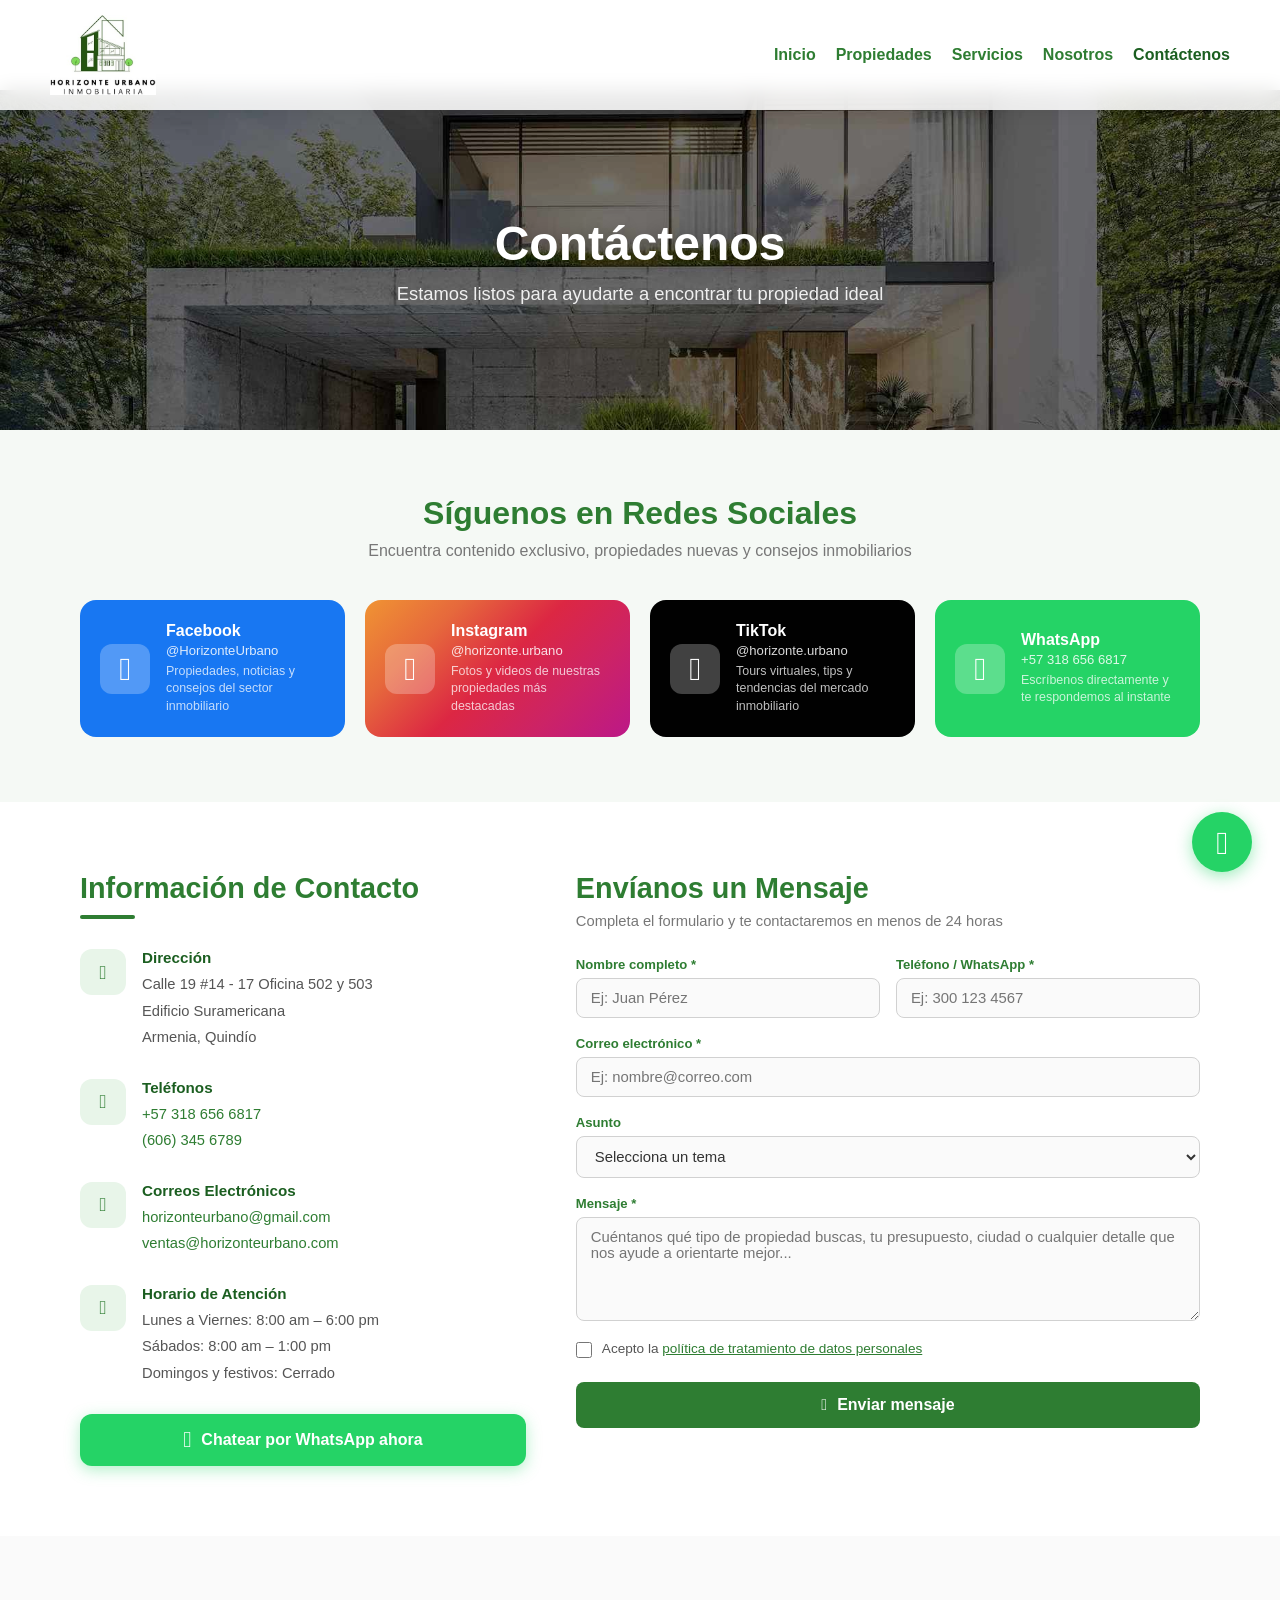
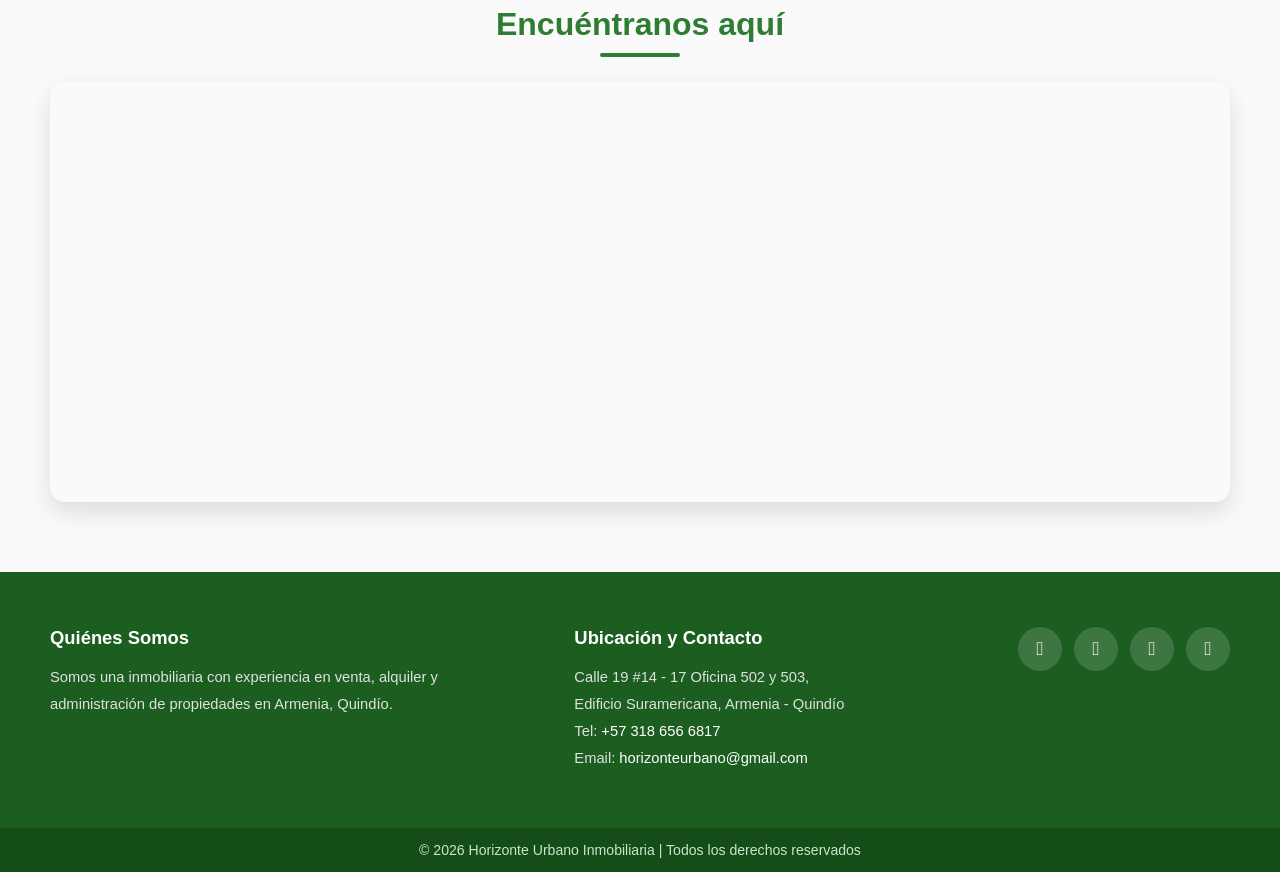
<file: contacto.html>
<!DOCTYPE html>
<html lang="es">

<!-- =========================================
     HEAD
========================================= -->
<head>
    <meta charset="UTF-8">
    <meta name="viewport" content="width=device-width, initial-scale=1.0">
    <title>Contáctenos | Horizonte Urbano Inmobiliaria</title>

    <!-- CSS Principal -->
    <link rel="stylesheet" href="css/styles.css">

    <!-- CSS exclusivo de esta página -->
    <link rel="stylesheet" href="css/contacto.css">

    <!-- Font Awesome -->
    <link rel="stylesheet"
        href="https://cdnjs.cloudflare.com/ajax/libs/font-awesome/6.5.1/css/all.min.css">
</head>

<body>


<!-- =========================================
     HEADER
========================================= -->
<header>

    <div class="logo">
        <img src="img/logo.jpg" alt="Horizonte Urbano Inmobiliaria">
    </div>

    <nav>
        <ul>
            <li><a href="index.html">Inicio</a></li>
            <li><a href="propiedades.html">Propiedades</a></li>
            <li><a href="index.html#servicios">Servicios</a></li>
            <li><a href="nosotros.html">Nosotros</a></li>
            <li><a href="contacto.html" class="active">Contáctenos</a></li>
        </ul>
    </nav>

</header>


<!-- =========================================
     HERO CONTACTO
========================================= -->
<section class="con-hero">
    <div class="con-hero-overlay"></div>
    <div class="con-hero-content">
        <h1>Contáctenos</h1>
        <p>Estamos listos para ayudarte a encontrar tu propiedad ideal</p>
    </div>
</section>


<!-- =========================================
     REDES SOCIALES
========================================= -->
<section class="con-redes">

    <h2>Síguenos en Redes Sociales</h2>
    <p class="con-redes-sub">Encuentra contenido exclusivo, propiedades nuevas y consejos inmobiliarios</p>

    <div class="redes-grid">

        <a href="https://www.facebook.com/" target="_blank" rel="noopener" class="red-card red-facebook">
            <i class="fab fa-facebook-f"></i>
            <div>
                <span class="red-nombre">Facebook</span>
                <span class="red-usuario">@HorizonteUrbano</span>
                <span class="red-desc">Propiedades, noticias y consejos del sector inmobiliario</span>
            </div>
        </a>

        <a href="https://www.instagram.com/" target="_blank" rel="noopener" class="red-card red-instagram">
            <i class="fab fa-instagram"></i>
            <div>
                <span class="red-nombre">Instagram</span>
                <span class="red-usuario">@horizonte.urbano</span>
                <span class="red-desc">Fotos y videos de nuestras propiedades más destacadas</span>
            </div>
        </a>

        <a href="https://www.tiktok.com/" target="_blank" rel="noopener" class="red-card red-tiktok">
            <i class="fab fa-tiktok"></i>
            <div>
                <span class="red-nombre">TikTok</span>
                <span class="red-usuario">@horizonte.urbano</span>
                <span class="red-desc">Tours virtuales, tips y tendencias del mercado inmobiliario</span>
            </div>
        </a>

        <a href="https://wa.me/573186566817" target="_blank" rel="noopener" class="red-card red-whatsapp">
            <i class="fab fa-whatsapp"></i>
            <div>
                <span class="red-nombre">WhatsApp</span>
                <span class="red-usuario">+57 318 656 6817</span>
                <span class="red-desc">Escríbenos directamente y te respondemos al instante</span>
            </div>
        </a>

    </div>

</section>


<!-- =========================================
     DATOS DE CONTACTO + FORMULARIO
========================================= -->
<section class="con-main">

    <!-- INFORMACIÓN DE CONTACTO -->
    <div class="con-info">

        <h2>Información de Contacto</h2>

        <div class="info-item">
            <div class="info-icono"><i class="fas fa-map-marker-alt"></i></div>
            <div>
                <strong>Dirección</strong>
                <p>Calle 19 #14 - 17 Oficina 502 y 503<br>
                   Edificio Suramericana<br>
                   Armenia, Quindío</p>
            </div>
        </div>

        <div class="info-item">
            <div class="info-icono"><i class="fas fa-phone-alt"></i></div>
            <div>
                <strong>Teléfonos</strong>
                <p>
                    <a href="tel:+573186566817">+57 318 656 6817</a><br>
                    <a href="tel:+576063456789">(606) 345 6789</a>
                </p>
            </div>
        </div>

        <div class="info-item">
            <div class="info-icono"><i class="fas fa-envelope"></i></div>
            <div>
                <strong>Correos Electrónicos</strong>
                <p>
                    <a href="mailto:horizonteurbano@gmail.com">horizonteurbano@gmail.com</a><br>
                    <a href="mailto:ventas@horizonteurbano.com">ventas@horizonteurbano.com</a>
                </p>
            </div>
        </div>

        <div class="info-item">
            <div class="info-icono"><i class="fas fa-clock"></i></div>
            <div>
                <strong>Horario de Atención</strong>
                <p>
                    Lunes a Viernes: 8:00 am – 6:00 pm<br>
                    Sábados: 8:00 am – 1:00 pm<br>
                    Domingos y festivos: Cerrado
                </p>
            </div>
        </div>

        <!-- BOTÓN DIRECTO WHATSAPP -->
        <a href="https://wa.me/573186566817?text=Hola%2C%20me%20gustar%C3%ADa%20recibir%20informaci%C3%B3n%20sobre%20sus%20propiedades."
            target="_blank" rel="noopener" class="btn-whatsapp-grande">
            <i class="fab fa-whatsapp"></i>
            Chatear por WhatsApp ahora
        </a>

    </div>


    <!-- FORMULARIO DE CONTACTO -->
    <div class="con-form">

        <h2>Envíanos un Mensaje</h2>
        <p class="form-sub">Completa el formulario y te contactaremos en menos de 24 horas</p>

        <form id="formContacto" novalidate>

            <div class="form-fila">
                <div class="form-campo">
                    <label for="nombre">Nombre completo *</label>
                    <input type="text" id="nombre" placeholder="Ej: Juan Pérez" required>
                </div>
                <div class="form-campo">
                    <label for="telefono">Teléfono / WhatsApp *</label>
                    <input type="tel" id="telefono" placeholder="Ej: 300 123 4567" required>
                </div>
            </div>

            <div class="form-campo">
                <label for="email">Correo electrónico *</label>
                <input type="email" id="email" placeholder="Ej: nombre@correo.com" required>
            </div>

            <div class="form-campo">
                <label for="asunto">Asunto</label>
                <select id="asunto">
                    <option value="">Selecciona un tema</option>
                    <option value="compra">Quiero comprar una propiedad</option>
                    <option value="arriendo">Quiero arrendar una propiedad</option>
                    <option value="vender">Quiero vender mi propiedad</option>
                    <option value="admin">Administración de propiedad horizontal</option>
                    <option value="otro">Otro</option>
                </select>
            </div>

            <div class="form-campo">
                <label for="mensaje">Mensaje *</label>
                <textarea id="mensaje" rows="5"
                    placeholder="Cuéntanos qué tipo de propiedad buscas, tu presupuesto, ciudad o cualquier detalle que nos ayude a orientarte mejor..." required></textarea>
            </div>

            <div class="form-check">
                <input type="checkbox" id="politica" required>
                <label for="politica">
                    Acepto la <a href="#">política de tratamiento de datos personales</a>
                </label>
            </div>

            <button type="submit" class="btn-enviar" id="btnEnviar">
                <i class="fas fa-paper-plane"></i>
                Enviar mensaje
            </button>

            <!-- Mensaje de confirmación -->
            <div id="msgExito" class="msg-exito" style="display:none;">
                <i class="fas fa-check-circle"></i>
                ¡Mensaje enviado! Te contactaremos pronto.
            </div>

            <div id="msgError" class="msg-error" style="display:none;">
                <i class="fas fa-exclamation-circle"></i>
                Por favor completa todos los campos obligatorios.
            </div>

        </form>

    </div>

</section>


<!-- =========================================
     MAPA
========================================= -->
<section class="mapa">

    <h2>Encuéntranos aquí</h2>

    <iframe
        src="https://www.google.com/maps/embed?pb=!1m18!1m12!1m3!1d3976.5!2d-75.6812!3d4.5339!2m3!1f0!2f0!3f0!3m2!1i1024!2i768!4f13.1!3m3!1m2!1s0x8e38f5a3a3b3b3b3%3A0x0!2sArmenia%2C+Quind%C3%ADo!5e0!3m2!1ses!2sco!4v1680000000000"
        width="100%"
        height="420"
        style="border:0;"
        allowfullscreen=""
        loading="lazy"
        referrerpolicy="no-referrer-when-downgrade"
        title="Ubicación Horizonte Urbano Inmobiliaria - Armenia Quindío">
    </iframe>

</section>


<!-- =========================================
     FOOTER
========================================= -->
<footer>

    <div class="quienes-somos">
        <h3>Quiénes Somos</h3>
        <p>
            Somos una inmobiliaria con experiencia en
            venta, alquiler y administración de propiedades
            en Armenia, Quindío.
        </p>
    </div>

    <div class="contacto">
        <h3>Ubicación y Contacto</h3>
        <p>
            Calle 19 #14 - 17 Oficina 502 y 503,<br>
            Edificio Suramericana, Armenia - Quindío
        </p>
        <p>Tel: <a href="tel:+573186566817">+57 318 656 6817</a></p>
        <p>Email: <a href="mailto:horizonteurbano@gmail.com">horizonteurbano@gmail.com</a></p>
    </div>

    <div class="redes">
        <a href="#" aria-label="Facebook"><i class="fab fa-facebook-f"></i></a>
        <a href="#" aria-label="Instagram"><i class="fab fa-instagram"></i></a>
        <a href="#" aria-label="TikTok"><i class="fab fa-tiktok"></i></a>
        <a href="https://wa.me/573186566817" aria-label="WhatsApp" target="_blank" rel="noopener">
            <i class="fab fa-whatsapp"></i>
        </a>
    </div>

</footer>


<!-- =========================================
     COPYRIGHT
========================================= -->
<div class="copyright">
    © 2026 Horizonte Urbano Inmobiliaria | Todos los derechos reservados
</div>


<!-- =========================================
     BOTÓN FLOTANTE WHATSAPP
========================================= -->
<a href="https://wa.me/573186566817"
    class="whatsapp"
    target="_blank"
    rel="noopener"
    aria-label="Contactar por WhatsApp">
    <i class="fab fa-whatsapp"></i>
</a>


<!-- =========================================
     JAVASCRIPT — Validación del formulario
========================================= -->
<script>
document.getElementById("formContacto").addEventListener("submit", function(e) {
    e.preventDefault();

    const nombre   = document.getElementById("nombre").value.trim();
    const telefono = document.getElementById("telefono").value.trim();
    const email    = document.getElementById("email").value.trim();
    const mensaje  = document.getElementById("mensaje").value.trim();
    const politica = document.getElementById("politica").checked;

    const msgExito = document.getElementById("msgExito");
    const msgError = document.getElementById("msgError");

    msgExito.style.display = "none";
    msgError.style.display = "none";

    if (!nombre || !telefono || !email || !mensaje || !politica) {
        msgError.style.display = "flex";
        msgError.scrollIntoView({ behavior: "smooth", block: "center" });
        return;
    }

    // Simulación de envío exitoso
    // Aquí puedes conectar tu backend o servicio como EmailJS, Formspree, etc.
    const btn = document.getElementById("btnEnviar");
    btn.disabled = true;
    btn.innerHTML = '<i class="fas fa-spinner fa-spin"></i> Enviando...';

    setTimeout(() => {
        btn.innerHTML = '<i class="fas fa-paper-plane"></i> Enviar mensaje';
        btn.disabled = false;
        msgExito.style.display = "flex";
        this.reset();
        msgExito.scrollIntoView({ behavior: "smooth", block: "center" });
    }, 1500);
});
</script>

</body>
</html>
</file>
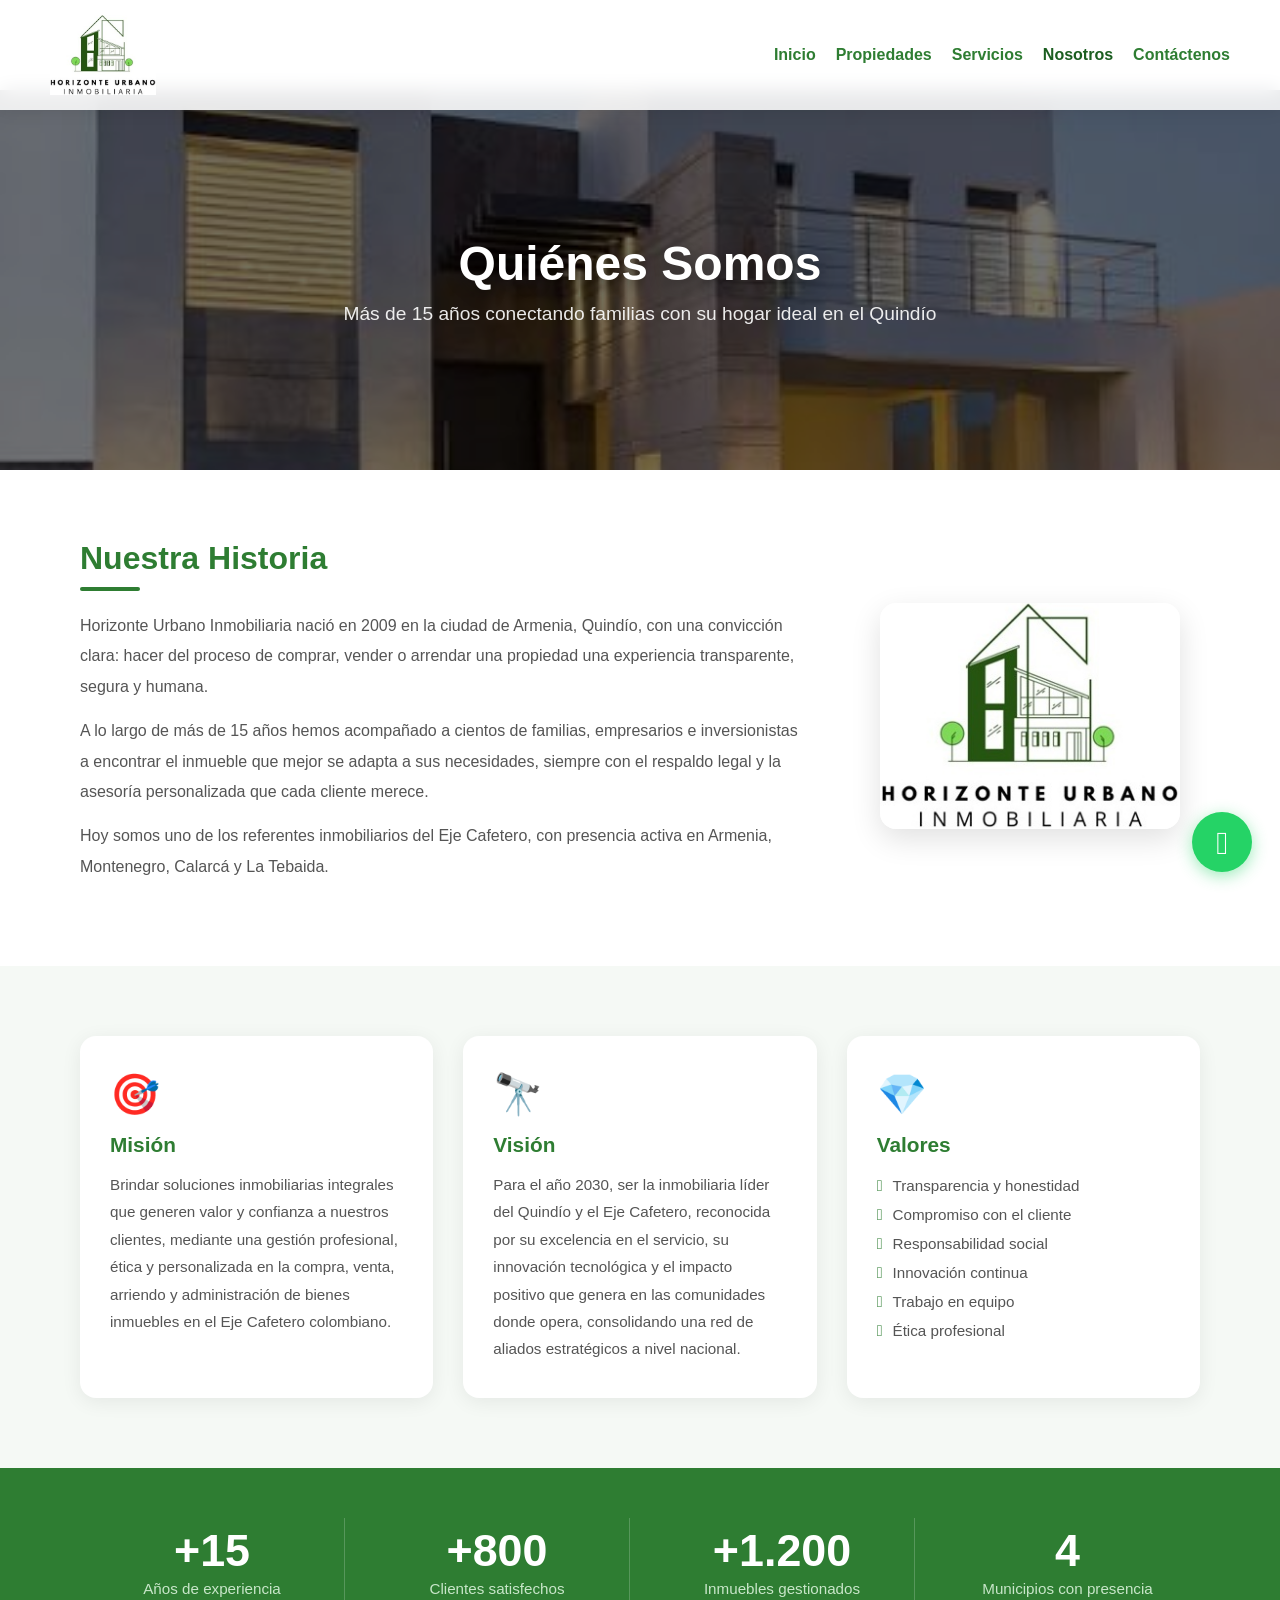
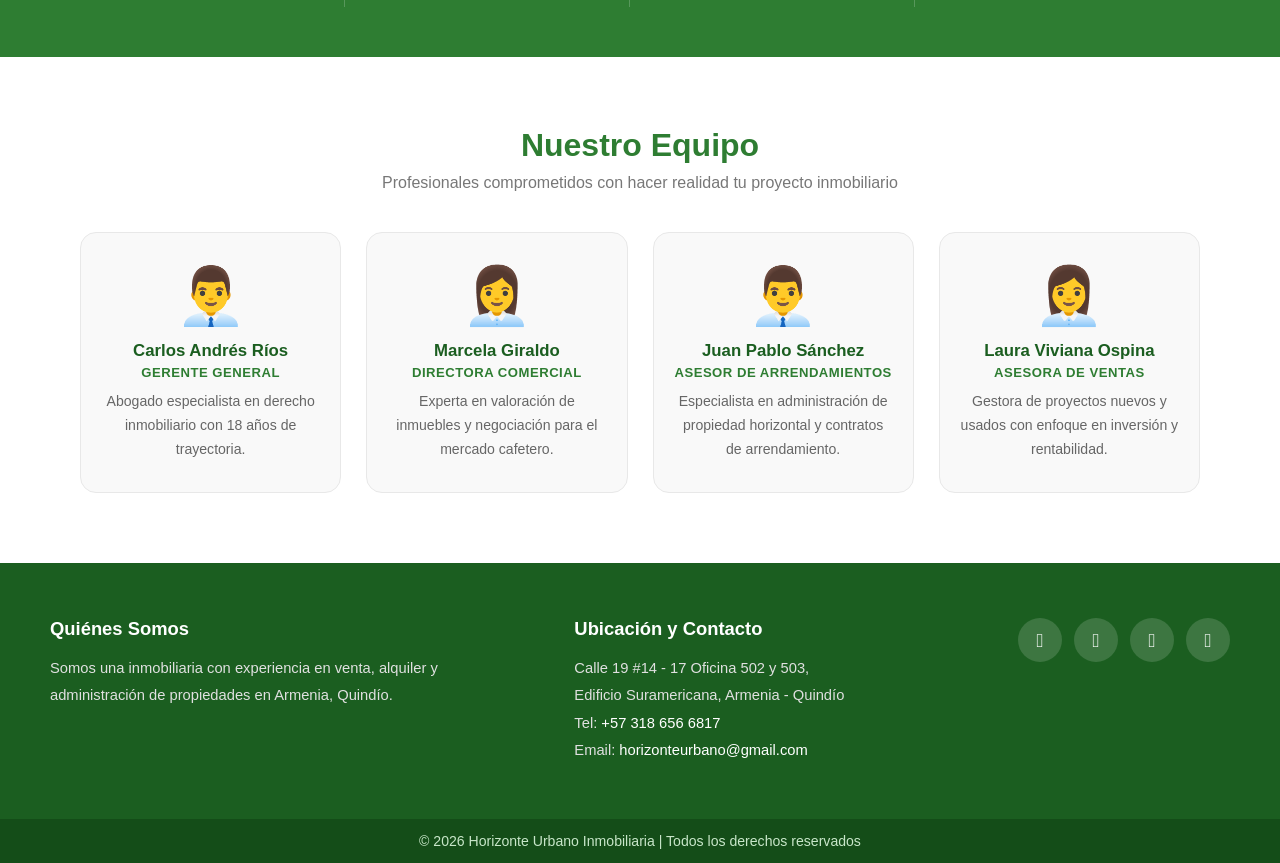
<file: nosotros.html>
<!DOCTYPE html>
<html lang="es">

<!-- =========================================
     HEAD
========================================= -->
<head>
    <meta charset="UTF-8">
    <meta name="viewport" content="width=device-width, initial-scale=1.0">
    <title>Nosotros | Horizonte Urbano Inmobiliaria</title>

    <!-- CSS Principal -->
    <link rel="stylesheet" href="css/styles.css">

    <!-- CSS exclusivo de esta página -->
    <link rel="stylesheet" href="css/nosotros.css">

    <!-- Font Awesome -->
    <link rel="stylesheet"
        href="https://cdnjs.cloudflare.com/ajax/libs/font-awesome/6.5.1/css/all.min.css">
</head>

<body>


<!-- =========================================
     HEADER
========================================= -->
<header>

    <div class="logo">
        <img src="img/logo.jpg" alt="Horizonte Urbano Inmobiliaria">
    </div>

    <nav>
        <ul>
            <li><a href="index.html">Inicio</a></li>
            <li><a href="propiedades.html">Propiedades</a></li>
            <li><a href="index.html#servicios">Servicios</a></li>
            <li><a href="nosotros.html" class="active">Nosotros</a></li>
            <li><a href="contacto.html">Contáctenos</a></li>
        </ul>
    </nav>

</header>


<!-- =========================================
     HERO NOSOTROS
========================================= -->
<section class="nos-hero">
    <div class="nos-hero-overlay"></div>
    <div class="nos-hero-content">
        <h1>Quiénes Somos</h1>
        <p>Más de 15 años conectando familias con su hogar ideal en el Quindío</p>
    </div>
</section>


<!-- =========================================
     RESUMEN / INTRO
========================================= -->
<section class="nos-intro">

    <div class="nos-intro-texto">
        <h2>Nuestra Historia</h2>
        <p>
            Horizonte Urbano Inmobiliaria nació en 2009 en la ciudad de Armenia, Quindío,
            con una convicción clara: hacer del proceso de comprar, vender o arrendar
            una propiedad una experiencia transparente, segura y humana.
        </p>
        <p>
            A lo largo de más de 15 años hemos acompañado a cientos de familias,
            empresarios e inversionistas a encontrar el inmueble que mejor se adapta
            a sus necesidades, siempre con el respaldo legal y la asesoría personalizada
            que cada cliente merece.
        </p>
        <p>
            Hoy somos uno de los referentes inmobiliarios del Eje Cafetero, con presencia
            activa en Armenia, Montenegro, Calarcá y La Tebaida.
        </p>
    </div>

    <div class="nos-intro-img">
        <img src="img/logo.jpg" alt="Horizonte Urbano Inmobiliaria">
    </div>

</section>


<!-- =========================================
     MISIÓN / VISIÓN / VALORES
========================================= -->
<section class="nos-mvv">

    <div class="mvv-card">
        <div class="mvv-icono">🎯</div>
        <h3>Misión</h3>
        <p>
            Brindar soluciones inmobiliarias integrales que generen valor y confianza
            a nuestros clientes, mediante una gestión profesional, ética y personalizada
            en la compra, venta, arriendo y administración de bienes inmuebles en el
            Eje Cafetero colombiano.
        </p>
    </div>

    <div class="mvv-card">
        <div class="mvv-icono">🔭</div>
        <h3>Visión</h3>
        <p>
            Para el año 2030, ser la inmobiliaria líder del Quindío y el Eje Cafetero,
            reconocida por su excelencia en el servicio, su innovación tecnológica y
            el impacto positivo que genera en las comunidades donde opera, consolidando
            una red de aliados estratégicos a nivel nacional.
        </p>
    </div>

    <div class="mvv-card">
        <div class="mvv-icono">💎</div>
        <h3>Valores</h3>
        <ul class="mvv-lista">
            <li><i class="fas fa-check-circle"></i> Transparencia y honestidad</li>
            <li><i class="fas fa-check-circle"></i> Compromiso con el cliente</li>
            <li><i class="fas fa-check-circle"></i> Responsabilidad social</li>
            <li><i class="fas fa-check-circle"></i> Innovación continua</li>
            <li><i class="fas fa-check-circle"></i> Trabajo en equipo</li>
            <li><i class="fas fa-check-circle"></i> Ética profesional</li>
        </ul>
    </div>

</section>


<!-- =========================================
     CIFRAS DESTACADAS
========================================= -->
<section class="nos-cifras">

    <div class="cifra">
        <span class="cifra-num">+15</span>
        <span class="cifra-label">Años de experiencia</span>
    </div>

    <div class="cifra">
        <span class="cifra-num">+800</span>
        <span class="cifra-label">Clientes satisfechos</span>
    </div>

    <div class="cifra">
        <span class="cifra-num">+1.200</span>
        <span class="cifra-label">Inmuebles gestionados</span>
    </div>

    <div class="cifra">
        <span class="cifra-num">4</span>
        <span class="cifra-label">Municipios con presencia</span>
    </div>

</section>


<!-- =========================================
     EQUIPO
========================================= -->
<section class="nos-equipo">

    <h2>Nuestro Equipo</h2>
    <p class="nos-equipo-sub">Profesionales comprometidos con hacer realidad tu proyecto inmobiliario</p>

    <div class="equipo-grid">

        <div class="equipo-card">
            <div class="equipo-avatar">👨‍💼</div>
            <h4>Carlos Andrés Ríos</h4>
            <span>Gerente General</span>
            <p>Abogado especialista en derecho inmobiliario con 18 años de trayectoria.</p>
        </div>

        <div class="equipo-card">
            <div class="equipo-avatar">👩‍💼</div>
            <h4>Marcela Giraldo</h4>
            <span>Directora Comercial</span>
            <p>Experta en valoración de inmuebles y negociación para el mercado cafetero.</p>
        </div>

        <div class="equipo-card">
            <div class="equipo-avatar">👨‍💼</div>
            <h4>Juan Pablo Sánchez</h4>
            <span>Asesor de Arrendamientos</span>
            <p>Especialista en administración de propiedad horizontal y contratos de arrendamiento.</p>
        </div>

        <div class="equipo-card">
            <div class="equipo-avatar">👩‍💼</div>
            <h4>Laura Viviana Ospina</h4>
            <span>Asesora de Ventas</span>
            <p>Gestora de proyectos nuevos y usados con enfoque en inversión y rentabilidad.</p>
        </div>

    </div>

</section>


<!-- =========================================
     FOOTER
========================================= -->
<footer>

    <div class="quienes-somos">
        <h3>Quiénes Somos</h3>
        <p>
            Somos una inmobiliaria con experiencia en
            venta, alquiler y administración de propiedades
            en Armenia, Quindío.
        </p>
    </div>

    <div class="contacto">
        <h3>Ubicación y Contacto</h3>
        <p>
            Calle 19 #14 - 17 Oficina 502 y 503,<br>
            Edificio Suramericana, Armenia - Quindío
        </p>
        <p>Tel: <a href="tel:+573186566817">+57 318 656 6817</a></p>
        <p>Email: <a href="mailto:horizonteurbano@gmail.com">horizonteurbano@gmail.com</a></p>
    </div>

    <div class="redes">
        <a href="#" aria-label="Facebook"><i class="fab fa-facebook-f"></i></a>
        <a href="#" aria-label="Instagram"><i class="fab fa-instagram"></i></a>
        <a href="#" aria-label="TikTok"><i class="fab fa-tiktok"></i></a>
        <a href="https://wa.me/573186566817" aria-label="WhatsApp" target="_blank" rel="noopener">
            <i class="fab fa-whatsapp"></i>
        </a>
    </div>

</footer>


<!-- =========================================
     COPYRIGHT
========================================= -->
<div class="copyright">
    © 2026 Horizonte Urbano Inmobiliaria | Todos los derechos reservados
</div>


<!-- =========================================
     BOTÓN FLOTANTE WHATSAPP
========================================= -->
<a href="https://wa.me/573186566817"
    class="whatsapp"
    target="_blank"
    rel="noopener"
    aria-label="Contactar por WhatsApp">
    <i class="fab fa-whatsapp"></i>
</a>

</body>
</html>
</file>
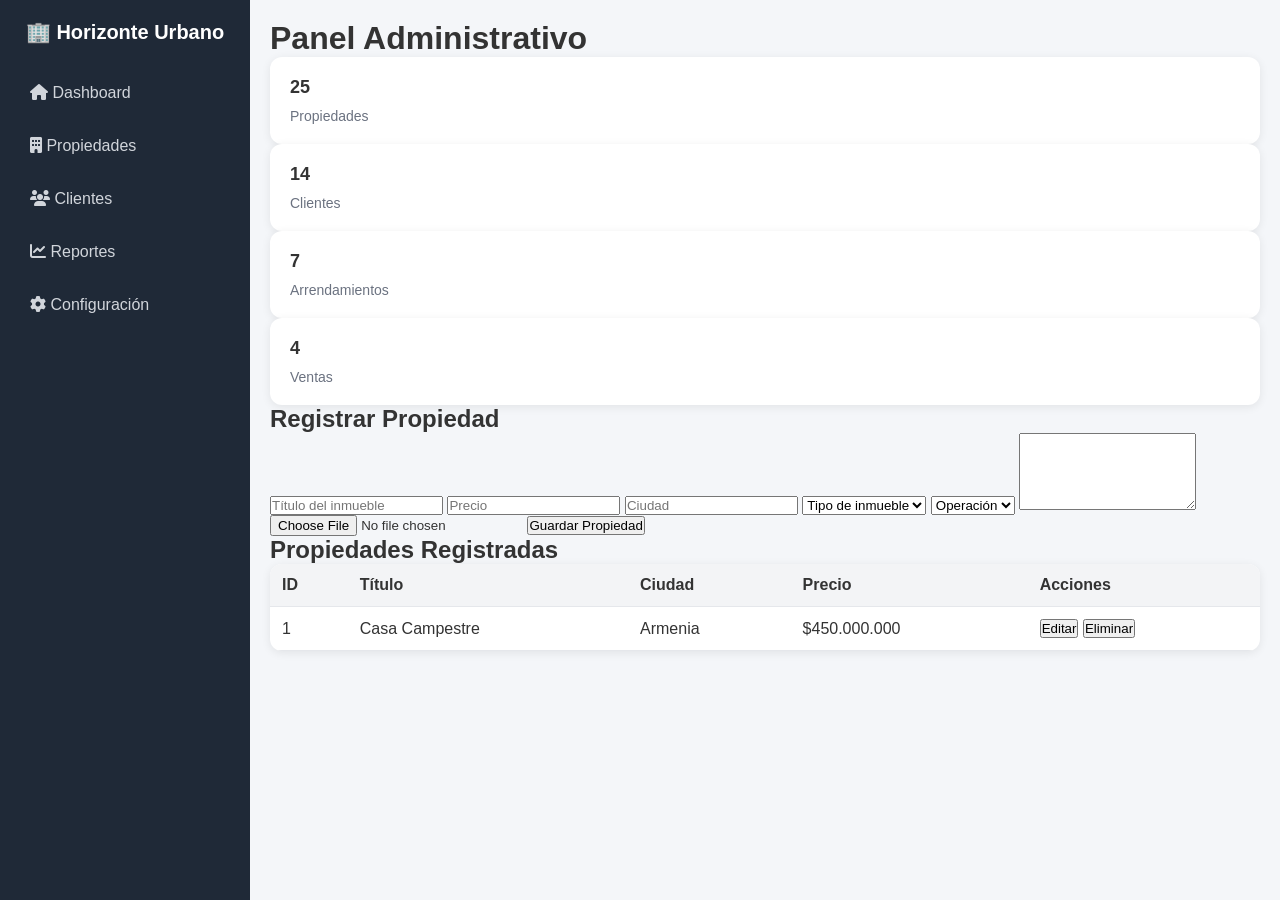
<file: admin/dashboard.html>
<!DOCTYPE html>
<html lang="es">

<head>

    <meta charset="UTF-8">
    <meta name="viewport" content="width=device-width, initial-scale=1.0">

    <title>Dashboard | Horizonte Urbano</title>

    <link rel="stylesheet" href="dashboard.css">

    <link rel="stylesheet"
    href="https://cdnjs.cloudflare.com/ajax/libs/font-awesome/6.5.1/css/all.min.css">

</head>

<body>

<div class="sidebar">

    <div class="logo">

        <h2>🏢 Horizonte Urbano</h2>

    </div>

    <ul>

        <li>
            <a href="#">
                <i class="fas fa-home"></i>
                Dashboard
            </a>
        </li>

        <li>
            <a href="#">
                <i class="fas fa-building"></i>
                Propiedades
            </a>
        </li>

        <li>
            <a href="#">
                <i class="fas fa-users"></i>
                Clientes
            </a>
        </li>

        <li>
            <a href="#">
                <i class="fas fa-chart-line"></i>
                Reportes
            </a>
        </li>

        <li>
            <a href="#">
                <i class="fas fa-cog"></i>
                Configuración
            </a>
        </li>

    </ul>

</div>

<div class="main-content">

    <header>

        <h1>Panel Administrativo</h1>

    </header>

    <section class="estadisticas">

        <div class="card">
            <h3>25</h3>
            <p>Propiedades</p>
        </div>

        <div class="card">
            <h3>14</h3>
            <p>Clientes</p>
        </div>

        <div class="card">
            <h3>7</h3>
            <p>Arrendamientos</p>
        </div>

        <div class="card">
            <h3>4</h3>
            <p>Ventas</p>
        </div>

    </section>

    <section class="formulario">

        <h2>Registrar Propiedad</h2>

        <form id="propiedadForm">

            <input
            type="text"
            id="titulo"
            placeholder="Título del inmueble"
            required>

            <input
            type="text"
            id="precio"
            placeholder="Precio"
            required>

            <input
            type="text"
            id="ciudad"
            placeholder="Ciudad"
            required>

            <select id="tipo">

                <option value="">
                    Tipo de inmueble
                </option>

                <option>
                    Casa
                </option>

                <option>
                    Apartamento
                </option>

                <option>
                    Local Comercial
                </option>

                <option>
                    Lote
                </option>

            </select>

            <select id="operacion">

                <option value="">
                    Operación
                </option>

                <option>
                    Venta
                </option>

                <option>
                    Arriendo
                </option>

            </select>

            <textarea
            id="descripcion"
            rows="5"
            placeholder="Descripción">
            </textarea>

            <input
            type="file"
            id="imagen">

            <button type="submit">

                Guardar Propiedad

            </button>

        </form>

    </section>

    <section class="tabla">

        <h2>Propiedades Registradas</h2>

        <table>

            <thead>

                <tr>
                    <th>ID</th>
                    <th>Título</th>
                    <th>Ciudad</th>
                    <th>Precio</th>
                    <th>Acciones</th>
                </tr>

            </thead>

            <tbody id="tablaPropiedades">

                <tr>

                    <td>1</td>

                    <td>Casa Campestre</td>

                    <td>Armenia</td>

                    <td>$450.000.000</td>

                    <td>

                        <button class="editar">
                            Editar
                        </button>

                        <button class="eliminar">
                            Eliminar
                        </button>

                    </td>

                </tr>

            </tbody>

        </table>

    </section>

</div>

<script src="dashboard.js"></script>

</body>
</html>
</file>
<file: css/styles.css>
/* =========================================================
   HORIZONTE URBANO INMOBILIARIA - CSS PRINCIPAL
   Versión corregida — márgenes y bordes unificados
========================================================= */


/* =========================================================
   RESET Y GLOBAL
========================================================= */

*, *::before, *::after {
    margin: 0;
    padding: 0;
    box-sizing: border-box;
    font-family: Arial, sans-serif;
}

html {
    scroll-behavior: smooth;
}

html, body {
    width: 100%;
    overflow-x: hidden;
}

body {
    padding-top: 90px;
    background: #ffffff;
}


/* =========================================================
   UTILIDAD — CONTENEDOR CENTRADO
   Úsalo para limitar el ancho interno de las secciones
========================================================= */

.contenedor {
    width: 100%;
    max-width: 1200px;
    margin: 0 auto;
    padding: 0 50px;
}


/* =========================================================
   HEADER FIJO
========================================================= */

header {
    position: fixed;
    top: 0;
    left: 0;
    width: 100%;
    z-index: 1000;

    display: flex;
    justify-content: space-between;
    align-items: center;

    padding: 15px 50px;

    background: rgba(255, 255, 255, 0.88);
    backdrop-filter: blur(10px);
    -webkit-backdrop-filter: blur(10px);

    box-shadow: 0 2px 15px rgba(0, 0, 0, 0.08);
}

.logo img {
    height: 80px;
    display: block;
}

nav ul {
    display: flex;
    gap: 20px;
    list-style: none;
}

nav a {
    text-decoration: none;
    color: #2E7D32;
    font-weight: bold;
    transition: color 0.3s;
    white-space: nowrap;
}

nav a:hover,
nav a.active {
    color: #1b5e20;
}


/* =========================================================
   HERO CONTAINER
========================================================= */

.hero-container {
    position: relative;
    height: 100vh;
    width: 100%;
    overflow: hidden;
}


/* =========================================================
   CARRUSEL DE FONDO
========================================================= */

.hero-slides {
    position: absolute;
    inset: 0;
    z-index: 1;
}

.hero-slides img {
    position: absolute;
    inset: 0;
    width: 100%;
    height: 100%;
    object-fit: cover;
    opacity: 0;
    transition: opacity 1.5s ease-in-out;
    will-change: opacity;
}

.hero-slides img.active {
    opacity: 1;
}


/* =========================================================
   OVERLAY OSCURO
========================================================= */

.hero-container::before {
    content: "";
    position: absolute;
    inset: 0;
    background: rgba(0, 0, 0, 0.38);
    z-index: 2;
}


/* =========================================================
   CONTENIDO HERO
========================================================= */

.hero {
    position: relative;
    z-index: 3;

    display: grid;
    grid-template-columns: 420px 1fr;
    align-items: center;

    height: 100vh;
    padding: 0 50px;
    gap: 40px;
}


/* =========================================================
   BUSCADOR AVANZADO
========================================================= */

.buscador-box {
    background: rgba(255, 255, 255, 0.75);
    backdrop-filter: blur(15px);
    -webkit-backdrop-filter: blur(15px);
    border: 1px solid rgba(255, 255, 255, 0.5);
    border-radius: 20px;
    padding: 30px;
    box-shadow: 0 15px 35px rgba(0, 0, 0, 0.25);
    width: 100%;
}

.buscador-box h3 {
    color: #2E7D32;
    margin-bottom: 20px;
    font-size: 1.2rem;
    border-left: 4px solid #2E7D32;
    padding-left: 10px;
}

.grid-form {
    display: grid;
    grid-template-columns: 1fr 1fr;
    gap: 12px;
}

.campo {
    display: flex;
    flex-direction: column;
}

.campo label {
    font-size: 0.75rem;
    font-weight: 700;
    color: #2E7D32;
    margin-bottom: 4px;
}

.campo input,
.campo select {
    padding: 8px;
    border: 1px solid #d1d1d1;
    border-radius: 6px;
    background: rgba(255, 255, 255, 0.85);
    font-size: 0.8rem;
    outline: none;
    transition: border-color 0.2s;
    width: 100%;
}

.campo input:focus,
.campo select:focus {
    border-color: #2E7D32;
}

.btn-buscar {
    grid-column: span 2;
    background: #2E7D32;
    color: white;
    padding: 12px;
    border: none;
    border-radius: 6px;
    font-weight: bold;
    font-size: 0.95rem;
    cursor: pointer;
    transition: background 0.3s, transform 0.2s;
    width: 100%;
}

.btn-buscar:hover {
    background: #1b5e20;
    transform: scale(1.02);
}


/* =========================================================
   TEXTO HERO
========================================================= */

.hero-text {
    color: white;
    max-width: 600px;
}

.hero-text h1 {
    font-size: 3.2rem;
    font-weight: 800;
    line-height: 1.2;
    text-shadow: 0 5px 20px rgba(0, 0, 0, 0.4);
}

.hero-text p {
    font-size: 1.2rem;
    margin-top: 15px;
    opacity: 0.95;
}

.hero-text .btn {
    margin-top: 20px;
    display: inline-block;
    background: #2E7D32;
    color: white;
    padding: 12px 25px;
    border-radius: 8px;
    font-weight: bold;
    text-decoration: none;
    transition: background 0.3s;
}

.hero-text .btn:hover {
    background: #1b5e20;
}


/* =========================================================
   SERVICIOS — SECCIÓN INDEX
========================================================= */

.servicios {
    padding: 80px 0;
    text-align: center;
    background: #fdfdfd;
}

.servicios h2 {
    font-size: 2.2rem;
    color: #2E7D32;
    margin-bottom: 50px;
    padding: 0 20px;
}

/* Grid de cards del index */
.cards {
    display: grid;
    grid-template-columns: repeat(auto-fit, minmax(280px, 1fr));
    gap: 28px;
    max-width: 1200px;
    margin: 0 auto;
    padding: 0 50px;
}

.card {
    background: white;
    padding: 36px 28px;
    border-radius: 20px;
    box-shadow: 0 8px 22px rgba(0, 0, 0, 0.06);
    transition: transform 0.3s ease, box-shadow 0.3s ease, border-color 0.3s;
    border: 1px solid #f0f0f0;
    text-align: center;
    display: flex;
    flex-direction: column;
    align-items: center;
    position: relative;
    overflow: hidden;
}

/* Línea superior animada */
.card::before {
    content: "";
    position: absolute;
    top: 0; left: 0;
    width: 100%; height: 3px;
    background: linear-gradient(90deg, #2E7D32, #66BB6A);
    transform: scaleX(0);
    transform-origin: left;
    transition: transform 0.3s ease;
}

.card:hover::before { transform: scaleX(1); }

/* Card como enlace */
.card-link {
    text-decoration: none;
    color: inherit;
    cursor: pointer;
}

.card:hover {
    transform: translateY(-8px);
    box-shadow: 0 20px 40px rgba(0, 0, 0, 0.1);
    border-color: #c8e6c9;
}

/* Ícono dentro de la card */
.card-icono {
    width: 62px;
    height: 62px;
    background: #e8f5e9;
    border-radius: 16px;
    display: flex;
    align-items: center;
    justify-content: center;
    font-size: 1.6rem;
    color: #2E7D32;
    margin-bottom: 18px;
    transition: background 0.3s, transform 0.3s;
}

.card:hover .card-icono {
    background: #2E7D32;
    color: white;
    transform: rotate(-6deg) scale(1.1);
}

.card h3 {
    margin-bottom: 12px;
    color: #1b5e20;
    font-size: 1.05rem;
    font-weight: 700;
}

.card p {
    color: #666;
    line-height: 1.65;
    font-size: 0.92rem;
    margin-bottom: 18px;
    flex: 1;
}

.card-tag {
    display: inline-block;
    background: #e8f5e9;
    color: #2E7D32;
    font-size: 0.78rem;
    font-weight: 700;
    padding: 5px 14px;
    border-radius: 20px;
    transition: background 0.3s, color 0.3s;
}

.card:hover .card-tag {
    background: #2E7D32;
    color: white;
}


/* Badge venta/arriendo en tarjetas del index */
.prop-badge-index {
    position: absolute;
    top: 12px;
    left: 12px;
    padding: 5px 14px;
    border-radius: 20px;
    font-size: 0.75rem;
    font-weight: 700;
    letter-spacing: 0.4px;
    text-transform: uppercase;
    z-index: 2;
    pointer-events: none;
}

/* La tarjeta .property ya tiene position:relative puesto inline en el JS */


/* =========================================================
   PROPIEDADES DESTACADAS — SECCIÓN INDEX
========================================================= */

#propiedades {
    padding: 70px 0;
    background: #fafafa;
}

#propiedades h2 {
    font-size: 2rem;
    color: #2E7D32;
    text-align: center;
    margin-bottom: 35px;
    padding: 0 20px;
}

.grid {
    display: grid;
    grid-template-columns: repeat(auto-fit, minmax(300px, 1fr));
    gap: 24px;
    max-width: 1200px;
    margin: 0 auto;
    padding: 0 50px;
}

/* Mensaje cuando no hay resultados */
.sin-resultados {
    grid-column: 1 / -1;
    text-align: center;
    color: #888;
    font-size: 1rem;
    padding: 40px 0;
}

.property {
    background: white;
    border-radius: 12px;
    overflow: hidden;
    box-shadow: 0 4px 14px rgba(0, 0, 0, 0.08);
    transition: transform 0.3s, box-shadow 0.3s;
}

.property:hover {
    transform: translateY(-5px);
    box-shadow: 0 12px 28px rgba(0, 0, 0, 0.12);
}

.property img {
    width: 100%;
    height: 200px;
    object-fit: cover;
    display: block;
}

.property .contenido {
    padding: 16px 18px 18px;
}

.property h3 {
    color: #2E7D32;
    margin-bottom: 8px;
    font-size: 1rem;
}

.property p {
    color: #555;
    font-size: 0.88rem;
    margin-bottom: 4px;
    line-height: 1.5;
}

.property .boton {
    margin-top: 12px;
    display: inline-block;
    background: #2E7D32;
    color: white;
    border: none;
    padding: 10px 20px;
    border-radius: 6px;
    cursor: pointer;
    font-size: 0.88rem;
    font-weight: bold;
    transition: background 0.3s;
    width: 100%;
    text-align: center;
}

.property .boton:hover {
    background: #1b5e20;
}


/* =========================================================
   MAPA
========================================================= */

.mapa {
    padding: 70px 50px;
    background: #fafafa;
    text-align: center;
}

.mapa h2 {
    color: #2E7D32;
    font-size: 2rem;
    margin-bottom: 25px;
}

.mapa h2::after {
    content: "";
    display: block;
    width: 80px;
    height: 4px;
    background: #2E7D32;
    margin: 10px auto 0;
    border-radius: 10px;
}

.mapa iframe {
    border-radius: 15px;
    box-shadow: 0 10px 25px rgba(0, 0, 0, 0.12);
    width: 100%;
    max-width: 100%;
    display: block;
}


/* =========================================================
   FOOTER
========================================================= */

footer {
    background: #1b5e20;
    color: white;
    padding: 55px 50px;
    display: grid;
    grid-template-columns: 1.2fr 1fr auto;
    gap: 40px;
    align-items: start;
    width: 100%;
}

footer h3 {
    margin-bottom: 15px;
    font-size: 1.15rem;
    color: #ffffff;
}

footer p {
    line-height: 1.85;
    color: #e0e0e0;
    font-size: 0.92rem;
}

footer a {
    color: white;
    text-decoration: none;
    transition: color 0.3s;
}

footer a:hover {
    color: #A5D6A7;
}

/* Redes Sociales */
.redes {
    display: flex;
    gap: 12px;
    flex-wrap: wrap;
}

.redes a {
    width: 44px;
    height: 44px;
    background: rgba(255, 255, 255, 0.15);
    border-radius: 50%;
    display: flex;
    align-items: center;
    justify-content: center;
    font-size: 1.2rem;
    transition: background 0.3s, transform 0.3s;
    color: white;
    text-decoration: none;
}

.redes a:hover {
    background: #4CAF50;
    transform: translateY(-4px);
}


/* =========================================================
   COPYRIGHT
========================================================= */

.copyright {
    background: #144d18;
    text-align: center;
    padding: 14px 20px;
    color: #c8e6c9;
    font-size: 0.88rem;
    width: 100%;
}


/* =========================================================
   BOTÓN FLOTANTE WHATSAPP
========================================================= */

.whatsapp {
    position: fixed;
    bottom: 28px;
    right: 28px;
    z-index: 999;
    width: 60px;
    height: 60px;
    background: #25D366;
    color: white;
    display: flex;
    align-items: center;
    justify-content: center;
    font-size: 32px;
    border-radius: 50%;
    text-decoration: none;
    box-shadow: 0 4px 16px rgba(37, 211, 102, 0.45);
    transition: transform 0.3s, box-shadow 0.3s;
}

.whatsapp:hover {
    transform: scale(1.12);
    box-shadow: 0 8px 24px rgba(37, 211, 102, 0.5);
}


/* =========================================================
   RESPONSIVE — TABLET (max 900px)
========================================================= */

@media (max-width: 900px) {

    /* Header */
    header {
        padding: 12px 20px;
    }

    nav ul {
        gap: 10px;
    }

    nav a {
        font-size: 0.9rem;
    }

    /* Hero */
    .hero {
        grid-template-columns: 1fr;
        text-align: center;
        padding: 20px;
        gap: 20px;
        align-content: center;
        height: auto;
        min-height: 100vh;
        padding-top: 30px;
    }

    .buscador-box {
        width: 100%;
    }

    .hero-text {
        max-width: 100%;
    }

    .hero-text h1 {
        font-size: 2.2rem;
    }

    /* Secciones */
    .servicios {
        padding: 50px 0;
    }

    .cards {
        padding: 0 20px;
        gap: 20px;
    }

    #propiedades {
        padding: 50px 0;
    }

    .grid {
        padding: 0 20px;
        gap: 16px;
    }

    .mapa {
        padding: 50px 20px;
    }

    /* Footer */
    footer {
        grid-template-columns: 1fr;
        text-align: center;
        padding: 40px 20px;
        gap: 30px;
    }

    .redes {
        justify-content: center;
    }
}


/* =========================================================
   RESPONSIVE — MÓVIL (max 480px)
========================================================= */

@media (max-width: 480px) {

    body {
        padding-top: 80px;
    }

    .logo img {
        height: 55px;
    }

    nav ul {
        gap: 6px;
    }

    nav a {
        font-size: 0.8rem;
    }

    .hero-text h1 {
        font-size: 1.75rem;
    }

    .hero-text p {
        font-size: 1rem;
    }

    .grid-form {
        grid-template-columns: 1fr;
    }

    .btn-buscar {
        grid-column: span 1;
    }

    .cards {
        grid-template-columns: 1fr;
        padding: 0 16px;
    }

    .grid {
        grid-template-columns: 1fr;
        padding: 0 16px;
    }

    .mapa {
        padding: 40px 16px;
    }

    footer {
        padding: 35px 16px;
    }

    .whatsapp {
        width: 52px;
        height: 52px;
        font-size: 28px;
        bottom: 18px;
        right: 18px;
    }
}


/* =========================================================
   MODAL DE DETALLE DE PROPIEDAD
   (compartido entre index.html y propiedades.html)
========================================================= */

.modal-overlay {
    display: none;
    position: fixed;
    inset: 0;
    background: rgba(0, 0, 0, 0.65);
    z-index: 2000;
    align-items: center;
    justify-content: center;
    padding: 20px;
}

.modal-overlay.abierto {
    display: flex;
}

.modal-box {
    background: white;
    border-radius: 20px;
    width: 100%;
    max-width: 900px;
    max-height: 90vh;
    overflow-y: auto;
    position: relative;
}

.modal-cerrar {
    position: absolute;
    top: 14px;
    right: 14px;
    z-index: 10;
    background: rgba(0, 0, 0, 0.5);
    color: white;
    border: none;
    width: 36px;
    height: 36px;
    border-radius: 50%;
    font-size: 1rem;
    cursor: pointer;
    display: flex;
    align-items: center;
    justify-content: center;
    transition: background 0.2s;
}

.modal-cerrar:hover { background: rgba(0, 0, 0, 0.85); }

/* Galería */
.modal-galeria {
    position: relative;
    height: 360px;
    overflow: hidden;
    border-radius: 20px 20px 0 0;
}

.modal-galeria img {
    width: 100%;
    height: 100%;
    object-fit: cover;
    display: block;
}

.modal-badge {
    position: absolute;
    top: 16px;
    left: 16px;
    padding: 6px 18px;
    border-radius: 20px;
    font-size: 0.8rem;
    font-weight: 700;
    text-transform: uppercase;
    letter-spacing: 0.5px;
    z-index: 3;
}

.badge-venta    { background: #2E7D32; color: white; }
.badge-arriendo { background: #1565C0; color: white; }

.gal-prev,
.gal-next {
    position: absolute;
    top: 50%;
    transform: translateY(-50%);
    background: rgba(0, 0, 0, 0.45);
    color: white;
    border: none;
    width: 40px;
    height: 40px;
    border-radius: 50%;
    font-size: 1rem;
    cursor: pointer;
    display: flex;
    align-items: center;
    justify-content: center;
    transition: background 0.2s;
    z-index: 4;
}

.gal-prev { left: 14px; }
.gal-next { right: 14px; }
.gal-prev:hover, .gal-next:hover { background: rgba(0, 0, 0, 0.78); }

.gal-puntos {
    position: absolute;
    bottom: 14px;
    left: 50%;
    transform: translateX(-50%);
    display: flex;
    gap: 7px;
    z-index: 4;
}

.gal-punto {
    width: 9px;
    height: 9px;
    border-radius: 50%;
    background: rgba(255, 255, 255, 0.5);
    cursor: pointer;
    transition: background 0.2s;
}

.gal-punto.activo { background: white; }

/* Info del modal */
.modal-info { padding: 26px 30px 30px; }

.modal-header-info {
    display: flex;
    justify-content: space-between;
    align-items: flex-start;
    gap: 16px;
    margin-bottom: 14px;
    flex-wrap: wrap;
}

.modal-header-info h2 {
    font-size: 1.5rem;
    color: #1a1a1a;
    margin-bottom: 5px;
}

.modal-ubicacion {
    color: #888;
    font-size: 0.88rem;
    display: flex;
    align-items: center;
    gap: 5px;
}

.modal-ubicacion i { color: #2E7D32; }

.modal-precio {
    color: #2E7D32;
    font-size: 1.6rem;
    font-weight: 800;
    white-space: nowrap;
}

/* Chips */
.modal-chips {
    display: flex;
    gap: 8px;
    flex-wrap: wrap;
    margin-bottom: 16px;
}

.chip {
    background: #f0f7f0;
    color: #2E7D32;
    border: 1px solid #c8e6c9;
    padding: 5px 13px;
    border-radius: 20px;
    font-size: 0.8rem;
    font-weight: 600;
    display: flex;
    align-items: center;
    gap: 5px;
}

.modal-descripcion {
    color: #555;
    font-size: 0.93rem;
    line-height: 1.8;
    margin-bottom: 20px;
    border-top: 1px solid #f0f0f0;
    padding-top: 16px;
}

/* Tabla de características */
.modal-caracteristicas {
    display: grid;
    grid-template-columns: repeat(3, 1fr);
    gap: 10px;
    margin-bottom: 24px;
}

.caract-item {
    background: #fafafa;
    border: 1px solid #eee;
    border-radius: 10px;
    padding: 11px 13px;
    display: flex;
    flex-direction: column;
    gap: 3px;
}

.caract-label {
    font-size: 0.72rem;
    color: #999;
    text-transform: uppercase;
    letter-spacing: 0.4px;
}

.caract-valor {
    font-size: 0.92rem;
    font-weight: 700;
    color: #222;
}

/* Botones del modal */
.modal-acciones {
    display: flex;
    gap: 12px;
    flex-wrap: wrap;
}

.btn-modal-wa {
    flex: 1;
    background: #25D366;
    color: white;
    text-decoration: none;
    padding: 13px 18px;
    border-radius: 10px;
    font-weight: 700;
    font-size: 0.93rem;
    display: flex;
    align-items: center;
    justify-content: center;
    gap: 8px;
    transition: background 0.3s, transform 0.2s;
    box-shadow: 0 4px 14px rgba(37, 211, 102, 0.3);
}

.btn-modal-wa:hover { background: #1ebe5d; transform: scale(1.02); }

.btn-modal-contacto {
    flex: 1;
    background: white;
    color: #2E7D32;
    border: 2px solid #2E7D32;
    text-decoration: none;
    padding: 13px 18px;
    border-radius: 10px;
    font-weight: 700;
    font-size: 0.93rem;
    display: flex;
    align-items: center;
    justify-content: center;
    gap: 8px;
    transition: background 0.3s, color 0.3s;
}

.btn-modal-contacto:hover { background: #2E7D32; color: white; }

/* Responsive modal */
@media (max-width: 600px) {
    .modal-galeria { height: 220px; }
    .modal-info { padding: 16px; }
    .modal-caracteristicas { grid-template-columns: repeat(2, 1fr); }
    .modal-acciones { flex-direction: column; }
    .modal-header-info { flex-direction: column; gap: 6px; }
}
</file>
<file: css/contacto.css>
/* =========================================================
   CONTACTO.CSS — Estilos exclusivos de la página Contacto
========================================================= */


/* =========================================================
   HERO CONTACTO
========================================================= */

.con-hero {
    position: relative;
    height: 340px;
    background: url('../img/2.jpg') center center / cover no-repeat;
    display: flex;
    align-items: center;
    justify-content: center;
    text-align: center;
}

.con-hero-overlay {
    position: absolute;
    inset: 0;
    background: rgba(0, 0, 0, 0.55);
}

.con-hero-content {
    position: relative;
    z-index: 2;
    color: white;
}

.con-hero-content h1 {
    font-size: 3rem;
    font-weight: 800;
    text-shadow: 0 4px 15px rgba(0, 0, 0, 0.4);
    margin-bottom: 12px;
}

.con-hero-content p {
    font-size: 1.15rem;
    opacity: 0.9;
}


/* =========================================================
   SECCIÓN REDES SOCIALES
========================================================= */

.con-redes {
    padding: 65px 80px;
    background: #f5f9f5;
    text-align: center;
}

.con-redes h2 {
    font-size: 2rem;
    color: #2E7D32;
    margin-bottom: 10px;
}

.con-redes-sub {
    color: #777;
    margin-bottom: 40px;
    font-size: 1rem;
}

.redes-grid {
    display: grid;
    grid-template-columns: repeat(4, 1fr);
    gap: 20px;
}

.red-card {
    display: flex;
    align-items: center;
    gap: 16px;
    padding: 22px 20px;
    border-radius: 16px;
    text-decoration: none;
    transition: transform 0.3s, box-shadow 0.3s;
    text-align: left;
}

.red-card:hover {
    transform: translateY(-5px);
    box-shadow: 0 12px 30px rgba(0, 0, 0, 0.15);
}

.red-card > i {
    font-size: 2rem;
    flex-shrink: 0;
    width: 50px;
    height: 50px;
    display: flex;
    align-items: center;
    justify-content: center;
    border-radius: 12px;
    background: rgba(255, 255, 255, 0.25);
}

.red-card > div {
    display: flex;
    flex-direction: column;
    gap: 3px;
}

.red-nombre {
    font-size: 1rem;
    font-weight: 700;
}

.red-usuario {
    font-size: 0.82rem;
    opacity: 0.85;
}

.red-desc {
    font-size: 0.78rem;
    opacity: 0.75;
    line-height: 1.4;
    margin-top: 2px;
}

/* Colores de cada red */
.red-facebook  { background: #1877F2; color: white; }
.red-instagram { background: linear-gradient(135deg, #f09433, #e6683c, #dc2743, #cc2366, #bc1888); color: white; }
.red-tiktok    { background: #010101; color: white; }
.red-whatsapp  { background: #25D366; color: white; }


/* =========================================================
   SECCIÓN PRINCIPAL: INFO + FORMULARIO
========================================================= */

.con-main {
    display: grid;
    grid-template-columns: 1fr 1.4fr;
    gap: 50px;
    padding: 70px 80px;
    background: #ffffff;
    align-items: start;
}


/* =========================================================
   INFORMACIÓN DE CONTACTO
========================================================= */

.con-info h2 {
    font-size: 1.8rem;
    color: #2E7D32;
    margin-bottom: 30px;
    position: relative;
}

.con-info h2::after {
    content: "";
    display: block;
    width: 55px;
    height: 4px;
    background: #2E7D32;
    border-radius: 10px;
    margin-top: 10px;
}

.info-item {
    display: flex;
    align-items: flex-start;
    gap: 16px;
    margin-bottom: 28px;
}

.info-icono {
    width: 46px;
    height: 46px;
    background: #e8f5e9;
    border-radius: 12px;
    display: flex;
    align-items: center;
    justify-content: center;
    font-size: 1.2rem;
    color: #2E7D32;
    flex-shrink: 0;
}

.info-item strong {
    display: block;
    color: #1b5e20;
    font-size: 0.95rem;
    margin-bottom: 5px;
}

.info-item p {
    color: #555;
    font-size: 0.92rem;
    line-height: 1.8;
}

.info-item a {
    color: #2E7D32;
    text-decoration: none;
    transition: color 0.3s;
}

.info-item a:hover {
    color: #1b5e20;
    text-decoration: underline;
}

.btn-whatsapp-grande {
    display: flex;
    align-items: center;
    justify-content: center;
    gap: 10px;
    background: #25D366;
    color: white;
    text-decoration: none;
    padding: 14px 24px;
    border-radius: 12px;
    font-size: 1rem;
    font-weight: 700;
    margin-top: 10px;
    transition: background 0.3s, transform 0.2s;
    box-shadow: 0 4px 15px rgba(37, 211, 102, 0.35);
}

.btn-whatsapp-grande i {
    font-size: 1.4rem;
}

.btn-whatsapp-grande:hover {
    background: #1ebe5d;
    transform: scale(1.02);
}


/* =========================================================
   FORMULARIO DE CONTACTO
========================================================= */

.con-form h2 {
    font-size: 1.8rem;
    color: #2E7D32;
    margin-bottom: 8px;
}

.form-sub {
    color: #777;
    font-size: 0.92rem;
    margin-bottom: 28px;
}

.form-fila {
    display: grid;
    grid-template-columns: 1fr 1fr;
    gap: 16px;
}

.form-campo {
    display: flex;
    flex-direction: column;
    margin-bottom: 18px;
}

.form-campo label {
    font-size: 0.82rem;
    font-weight: 700;
    color: #2E7D32;
    margin-bottom: 6px;
}

.form-campo input,
.form-campo select,
.form-campo textarea {
    padding: 11px 14px;
    border: 1.5px solid #d1d1d1;
    border-radius: 8px;
    font-size: 0.93rem;
    color: #333;
    background: #fafafa;
    outline: none;
    transition: border-color 0.25s, background 0.25s;
    font-family: Arial, sans-serif;
    resize: vertical;
}

.form-campo input:focus,
.form-campo select:focus,
.form-campo textarea:focus {
    border-color: #2E7D32;
    background: #ffffff;
}

.form-check {
    display: flex;
    align-items: flex-start;
    gap: 10px;
    margin-bottom: 22px;
}

.form-check input[type="checkbox"] {
    margin-top: 3px;
    width: 16px;
    height: 16px;
    accent-color: #2E7D32;
    flex-shrink: 0;
    cursor: pointer;
}

.form-check label {
    font-size: 0.85rem;
    color: #555;
    line-height: 1.5;
    cursor: pointer;
}

.form-check label a {
    color: #2E7D32;
    text-decoration: underline;
}

.btn-enviar {
    width: 100%;
    background: #2E7D32;
    color: white;
    border: none;
    padding: 14px;
    border-radius: 8px;
    font-size: 1rem;
    font-weight: 700;
    cursor: pointer;
    display: flex;
    align-items: center;
    justify-content: center;
    gap: 10px;
    transition: background 0.3s, transform 0.2s;
}

.btn-enviar:hover {
    background: #1b5e20;
    transform: scale(1.01);
}

.btn-enviar:disabled {
    opacity: 0.7;
    cursor: not-allowed;
    transform: none;
}

/* Mensajes de estado */
.msg-exito,
.msg-error {
    display: flex;
    align-items: center;
    gap: 10px;
    padding: 14px 18px;
    border-radius: 10px;
    font-size: 0.93rem;
    font-weight: 600;
    margin-top: 16px;
}

.msg-exito {
    background: #e8f5e9;
    color: #1b5e20;
    border: 1px solid #a5d6a7;
}

.msg-error {
    background: #ffebee;
    color: #b71c1c;
    border: 1px solid #ef9a9a;
}

.msg-exito i,
.msg-error i {
    font-size: 1.2rem;
    flex-shrink: 0;
}


/* =========================================================
   RESPONSIVE
========================================================= */

@media (max-width: 1100px) {
    .redes-grid {
        grid-template-columns: repeat(2, 1fr);
    }
}

@media (max-width: 900px) {

    .con-hero-content h1 {
        font-size: 2.2rem;
    }

    .con-redes {
        padding: 40px 25px;
    }

    .con-main {
        grid-template-columns: 1fr;
        padding: 40px 25px;
        gap: 40px;
    }

    .form-fila {
        grid-template-columns: 1fr;
    }
}

@media (max-width: 600px) {

    .con-hero {
        height: 260px;
    }

    .con-hero-content h1 {
        font-size: 1.8rem;
    }

    .redes-grid {
        grid-template-columns: 1fr;
    }

    .red-card {
        flex-direction: row;
    }
}
</file>
<file: css/nosotros.css>
/* =========================================================
   NOSOTROS.CSS — Estilos exclusivos de la página Nosotros
========================================================= */


/* =========================================================
   HERO NOSOTROS
========================================================= */

.nos-hero {
    position: relative;
    height: 380px;
    background: url('../img/1.jpg') center center / cover no-repeat;
    display: flex;
    align-items: center;
    justify-content: center;
    text-align: center;
}

.nos-hero-overlay {
    position: absolute;
    inset: 0;
    background: rgba(0, 0, 0, 0.55);
}

.nos-hero-content {
    position: relative;
    z-index: 2;
    color: white;
}

.nos-hero-content h1 {
    font-size: 3rem;
    font-weight: 800;
    text-shadow: 0 4px 15px rgba(0, 0, 0, 0.4);
    margin-bottom: 12px;
}

.nos-hero-content p {
    font-size: 1.2rem;
    opacity: 0.9;
}


/* =========================================================
   INTRO (HISTORIA + LOGO)
========================================================= */

.nos-intro {
    display: grid;
    grid-template-columns: 1fr 340px;
    gap: 50px;
    align-items: center;
    padding: 70px 80px;
    background: #ffffff;
}

.nos-intro-texto h2 {
    font-size: 2rem;
    color: #2E7D32;
    margin-bottom: 20px;
    position: relative;
}

.nos-intro-texto h2::after {
    content: "";
    display: block;
    width: 60px;
    height: 4px;
    background: #2E7D32;
    border-radius: 10px;
    margin-top: 10px;
}

.nos-intro-texto p {
    color: #555;
    line-height: 1.9;
    margin-bottom: 14px;
    font-size: 1rem;
}

.nos-intro-img {
    text-align: center;
}

.nos-intro-img img {
    width: 100%;
    max-width: 300px;
    border-radius: 16px;
    box-shadow: 0 10px 30px rgba(0, 0, 0, 0.12);
}


/* =========================================================
   MISIÓN / VISIÓN / VALORES
========================================================= */

.nos-mvv {
    display: grid;
    grid-template-columns: repeat(3, 1fr);
    gap: 30px;
    padding: 70px 80px;
    background: #f5f9f5;
}

.mvv-card {
    background: white;
    border-radius: 16px;
    padding: 35px 30px;
    box-shadow: 0 4px 20px rgba(0, 0, 0, 0.07);
    transition: transform 0.3s, box-shadow 0.3s;
}

.mvv-card:hover {
    transform: translateY(-6px);
    box-shadow: 0 12px 30px rgba(0, 0, 0, 0.11);
}

.mvv-icono {
    font-size: 2.5rem;
    margin-bottom: 15px;
}

.mvv-card h3 {
    font-size: 1.3rem;
    color: #2E7D32;
    margin-bottom: 14px;
    font-weight: 700;
}

.mvv-card p {
    color: #555;
    line-height: 1.8;
    font-size: 0.95rem;
}

.mvv-lista {
    list-style: none;
    padding: 0;
}

.mvv-lista li {
    color: #555;
    font-size: 0.95rem;
    padding: 6px 0;
    display: flex;
    align-items: center;
    gap: 10px;
}

.mvv-lista li i {
    color: #2E7D32;
    font-size: 1rem;
    flex-shrink: 0;
}


/* =========================================================
   CIFRAS DESTACADAS
========================================================= */

.nos-cifras {
    display: grid;
    grid-template-columns: repeat(4, 1fr);
    background: #2E7D32;
    padding: 50px 80px;
    gap: 20px;
    text-align: center;
}

.cifra {
    display: flex;
    flex-direction: column;
    align-items: center;
    gap: 8px;
    border-right: 1px solid rgba(255, 255, 255, 0.2);
    padding: 10px 0;
}

.cifra:last-child {
    border-right: none;
}

.cifra-num {
    font-size: 2.8rem;
    font-weight: 800;
    color: #ffffff;
    line-height: 1;
}

.cifra-label {
    font-size: 0.95rem;
    color: #c8e6c9;
    font-weight: 500;
}


/* =========================================================
   EQUIPO
========================================================= */

.nos-equipo {
    padding: 70px 80px;
    background: #ffffff;
    text-align: center;
}

.nos-equipo h2 {
    font-size: 2rem;
    color: #2E7D32;
    margin-bottom: 10px;
}

.nos-equipo-sub {
    color: #777;
    margin-bottom: 40px;
    font-size: 1rem;
}

.equipo-grid {
    display: grid;
    grid-template-columns: repeat(auto-fit, minmax(220px, 1fr));
    gap: 25px;
}

.equipo-card {
    background: #f9f9f9;
    border-radius: 16px;
    padding: 30px 20px;
    border: 1px solid #e8e8e8;
    transition: transform 0.3s, box-shadow 0.3s;
}

.equipo-card:hover {
    transform: translateY(-5px);
    box-shadow: 0 10px 25px rgba(0, 0, 0, 0.09);
}

.equipo-avatar {
    font-size: 3.5rem;
    margin-bottom: 12px;
}

.equipo-card h4 {
    font-size: 1.05rem;
    color: #1b5e20;
    font-weight: 700;
    margin-bottom: 4px;
}

.equipo-card span {
    display: block;
    font-size: 0.82rem;
    color: #2E7D32;
    font-weight: 600;
    margin-bottom: 10px;
    text-transform: uppercase;
    letter-spacing: 0.5px;
}

.equipo-card p {
    font-size: 0.88rem;
    color: #666;
    line-height: 1.7;
}


/* =========================================================
   RESPONSIVE
========================================================= */

@media (max-width: 900px) {

    .nos-hero-content h1 {
        font-size: 2.2rem;
    }

    .nos-intro {
        grid-template-columns: 1fr;
        padding: 40px 25px;
        text-align: center;
    }

    .nos-intro-texto h2::after {
        margin: 10px auto 0;
    }

    .nos-intro-img {
        order: -1;
    }

    .nos-mvv {
        grid-template-columns: 1fr;
        padding: 40px 25px;
    }

    .nos-cifras {
        grid-template-columns: repeat(2, 1fr);
        padding: 40px 25px;
    }

    .cifra {
        border-right: none;
        border-bottom: 1px solid rgba(255, 255, 255, 0.2);
        padding-bottom: 20px;
    }

    .cifra:last-child {
        border-bottom: none;
    }

    .nos-equipo {
        padding: 40px 25px;
    }
}

@media (max-width: 480px) {

    .nos-hero {
        height: 280px;
    }

    .nos-hero-content h1 {
        font-size: 1.8rem;
    }

    .nos-cifras {
        grid-template-columns: 1fr 1fr;
    }

    .cifra-num {
        font-size: 2.2rem;
    }
}
</file>
<file: admin/dashboard.css>
/* =========================
   DASHBOARD - ESTILOS BASE
========================= */

* {
    margin: 0;
    padding: 0;
    box-sizing: border-box;
    font-family: Arial, Helvetica, sans-serif;
}

body {
    background: #f4f6f9;
    color: #333;
}

/* =========================
   LAYOUT PRINCIPAL
========================= */

.dashboard-container {
    display: flex;
    min-height: 100vh;
}

/* =========================
   SIDEBAR
========================= */

.sidebar {
    width: 250px;
    background: #1f2937;
    color: #fff;
    padding: 20px;
    position: fixed;
    height: 100%;
}

.sidebar h2 {
    text-align: center;
    margin-bottom: 30px;
    font-size: 20px;
    color: #ffffff;
}

.sidebar ul {
    list-style: none;
}

.sidebar ul li {
    margin: 15px 0;
}

.sidebar ul li a {
    color: #d1d5db;
    text-decoration: none;
    display: block;
    padding: 10px;
    border-radius: 8px;
    transition: 0.3s;
}

.sidebar ul li a:hover {
    background: #374151;
    color: #fff;
}

/* =========================
   CONTENIDO PRINCIPAL
========================= */

.main-content {
    margin-left: 250px;
    padding: 20px;
    width: calc(100% - 250px);
}

/* =========================
   HEADER
========================= */

.header {
    background: #fff;
    padding: 15px 20px;
    border-radius: 10px;
    margin-bottom: 20px;
    display: flex;
    justify-content: space-between;
    align-items: center;
    box-shadow: 0 2px 8px rgba(0,0,0,0.1);
}

.header h1 {
    font-size: 22px;
}

/* =========================
   CARDS
========================= */

.cards {
    display: grid;
    grid-template-columns: repeat(auto-fit, minmax(220px, 1fr));
    gap: 20px;
    margin-bottom: 20px;
}

.card {
    background: #fff;
    padding: 20px;
    border-radius: 12px;
    box-shadow: 0 2px 10px rgba(0,0,0,0.08);
    transition: 0.3s;
}

.card:hover {
    transform: translateY(-5px);
}

.card h3 {
    margin-bottom: 10px;
    font-size: 18px;
}

.card p {
    font-size: 14px;
    color: #6b7280;
}

/* =========================
   BOTONES
========================= */

.btn {
    padding: 10px 15px;
    border: none;
    border-radius: 8px;
    cursor: pointer;
    transition: 0.3s;
    font-size: 14px;
}

.btn-primary {
    background: #2563eb;
    color: white;
}

.btn-primary:hover {
    background: #1d4ed8;
}

.btn-danger {
    background: #ef4444;
    color: white;
}

.btn-danger:hover {
    background: #dc2626;
}

/* =========================
   TABLA
========================= */

table {
    width: 100%;
    background: #fff;
    border-collapse: collapse;
    border-radius: 12px;
    overflow: hidden;
    box-shadow: 0 2px 10px rgba(0,0,0,0.08);
}

table th, table td {
    padding: 12px;
    text-align: left;
    border-bottom: 1px solid #e5e7eb;
}

table th {
    background: #f3f4f6;
}

/* =========================
   RESPONSIVE
========================= */

@media (max-width: 768px) {
    .sidebar {
        width: 200px;
    }

    .main-content {
        margin-left: 200px;
        width: calc(100% - 200px);
    }
}

@media (max-width: 600px) {
    .sidebar {
        position: relative;
        width: 100%;
        height: auto;
    }

    .main-content {
        margin-left: 0;
        width: 100%;
    }

    .header {
        flex-direction: column;
        align-items: flex-start;
        gap: 10px;
    }
}
</file>
